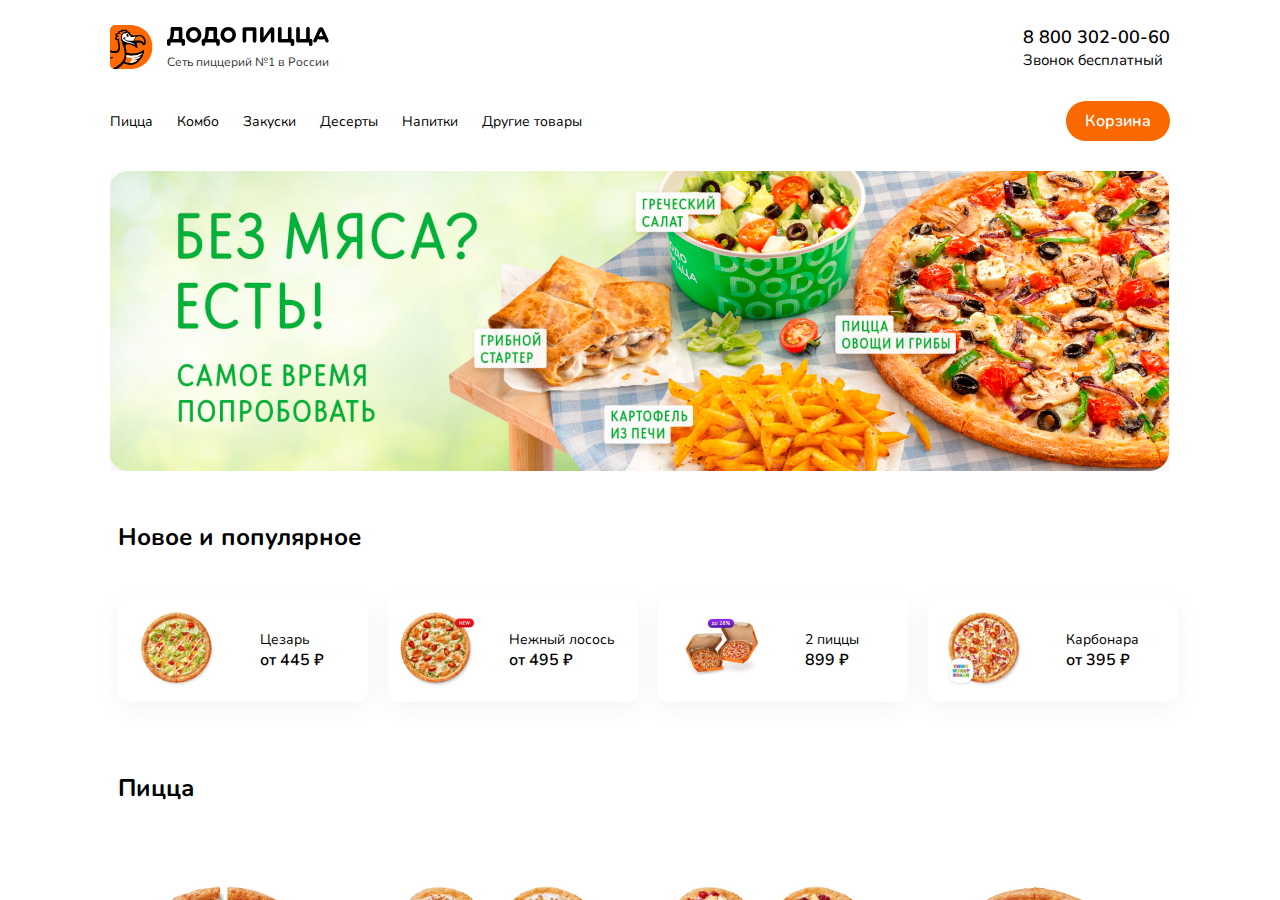
<file: index.html>
<!DOCTYPE html>
<html lang="en">
  <head>
    <meta charset="UTF-8" />
    <meta http-equiv="X-UA-Compatible" content="IE=edge" />
    <meta name="viewport" content="width=device-width, initial-scale=1.0" />
    <link rel="stylesheet" href="/css/style.css" />
    <link rel="stylesheet" href="/css/reset.css" />
    <link rel="preconnect" href="https://fonts.googleapis.com" />
    <link rel="preconnect" href="https://fonts.gstatic.com" crossorigin />
    <link
      href="https://fonts.googleapis.com/css2?family=Cabin:wght@500&family=Dancing+Script:wght@700&family=Nunito&display=swap"
      rel="stylesheet"
    />
    <title>Dodo pizza</title>
  </head>
  <body>
    <div class="wrapper">

       <!-- Шапка сайта -->
      <header class="header">
        <div class="header__dodo">
          <div class="header__logo">
            <picture class="header__image">
               <source media="(max-width:425px)" srcset="/img/header/logo_mini.svg">
              <img src="/img/header/logo.svg" alt="" />
            </picture>
            <h1 class="header__name">ДОДО ПИЦЦА</h1>
            <!-- <img src="/img/header/dodo.svg" alt="" /> -->
            <p class="header__text">Сеть пиццерий №1 в России</p>
          </div>
          <div class="header__calls">
            <a href="tel: +8 800 302-00-60" class="header__number">8 800 302-00-60</a>
            <p class="header__free">Звонок бесплатный</p>
          </div>
        </div>
        <nav class="header__menu">
          <ul class="header__list">
            <li>
              <a href="#" class="header__link">Пицца</a>
            </li>
            <li><a href="#" class="header__link">Комбо</a></li>
            <li><a href="#" class="header__link">Закуски</a></li>
            <li><a href="#" class="header__link">Десерты</a></li>
            <li><a href="#" class="header__link">Напитки</a></li>
            <li><a href="#" class="header__link">Другие товары</a></li>
          </ul>
          <a href="#" class="header__btn"><span>Корзина</span></a>
        </nav>
      </header>
      <!-- шапка сайта -->

      <!-- слайдер -->
      <section class="slids">
            <div class="slider__image-2">
               <img src="/img/slaider/sld_corr.png" width="1060" alt="">
            </div>
      </section>

      <!-- слайдер -->

      <!-- основной контент -->
      <main class="main">
         <section class="new">
            <h1 class="new__title">Новое и популярное</h1>
            <div class="new__items">
               <div class="new__item">
                  <div class="new__image">
                     <img src="/img/new and popular/image 2.png" alt="">
                  </div>
                  <div class="new__about">
                     <p>Цезарь</p>
                     <p class="new__cena">от 445 ₽</p>
                  </div>
               </div>
               <div class="new__item">
                  <div class="new__image">
                     <img src="/img/new and popular/pizza2.png" alt="">
                  </div>
                  <div class="new__about">
                     <p>Нежный лосось</p>
                     <p class="new__cena">от 495 ₽</p>
                  </div>
               </div>
               <div class="new__item">
                  <div class="new__image">
                     <img src="/img/new and popular/kombo1.png" alt="">
                  </div>
                  <div class="new__about">
                     <p>2 пиццы</p>
                     <p class="new__cena">899 ₽</p>
                  </div>
               </div>
               <div class="new__item">
                  <div class="new__image">
                     <img src="/img/new and popular/pizza3.png" alt="">
                  </div>
                  <div class="new__about">
                     <p>Карбонара</p>
                     <p class="new__cena">от 395 ₽</p>
                  </div>
               </div>
            </div>
            <nav class="new__menu">
               <ul class="new__list">
                 <li>
                   <a href="#" class="new__link">Пицца</a>
                 </li>
                 <li><a href="#" class="new__link">Комбо</a></li>
                 <li><a href="#" class="new__link">Закуски</a></li>
                 <li><a href="#" class="new__link">Десерты</a></li>
                 <li><a href="#" class="new__link">Напитки</a></li>
                 <li><a href="#" class="new__link last">Другие товары</a></li>
               </ul>
               <a href="#" class="new__btn"><span>Корзина</span></a>
             </nav>
         </section>
         <section class="pizza">
            <h2 class="pizza__title">Пицца</h2>
            <div class="pizza__items">
               <div class="pizza__item">
                  <div class="pizza__image">
                     <img src="/img/pizza/pizza1.png" alt="">
                  </div>
                  <p class="pizza__subtitle">Пицца из половинок</p>
                  <p class="pizza__sostav">Соберите свою пиццу 35 см с двумя разными вкусами</p>
                  <div class="pizza__pay">
                     <p class="pizza__cena">от 600 ₽</p>
                     <button class="pizza__btn" type="submit">Собрать</button>
                     <button class="pizza__btn-2" type="submit">от 600 ₽</button>
                  </div>
               </div>
               <div class="pizza__item">
                  <div class="pizza__image">
                     <img src="/img/pizza/pizza2.png" alt="">
                  </div>
                  <p class="pizza__subtitle">Пепперони-сердце</p>
                  <p class="pizza__sostav">Пикантная пепперони, моцарелла, томатный соус</p>
                  <div class="pizza__pay">
                     <p class="pizza__cena">от 625 ₽</p>
                     <button class="pizza__btn" type="submit">Выбрать</button>
                     <button class="pizza__btn-2" type="submit">от 625 ₽</button>
                  </div>
               </div>
               <div class="pizza__item">
                  <div class="pizza__image">
                     <img src="/img/pizza/pizza3.png" alt="">
                  </div>
                  <p class="pizza__subtitle">Пирог-сердце</p>
                  <p class="pizza__sostav">Ананасы, брусника, сгущенное молоко</p>
                  <div class="pizza__pay">
                     <p class="pizza__cena">от 625 ₽</p>
                     <button class="pizza__btn" type="submit">Выбрать</button>
                     <button class="pizza__btn-2" type="submit">от 625 ₽</button>
                  </div>
               </div>
               <div class="pizza__item">
                  <div class="pizza__image">
                     <img src="/img/pizza/pizza4.png" alt="">
                  </div>
                  <p class="pizza__subtitle">Чиззи чеддер</p>
                  <p class="pizza__sostav">Ветчина, сыр чеддер, сладкий перец, моцарелла, томатный соус, чеснок, итальянские травы</p>
                  <div class="pizza__pay">
                     <p class="pizza__cena">от 625 ₽</p>
                     <button class="pizza__btn" type="submit">Выбрать</button>
                     <button class="pizza__btn-2" type="submit">от 625 ₽</button>
                  </div>
               </div>
               <div class="pizza__item">
                  <div class="pizza__image">
                     <img src="/img/pizza/pizza5.png" alt="">
                  </div>
                  <p class="pizza__subtitle">Цыпленок блю чиз</p>
                  <p class="pizza__sostav">Цыпленок, сыр блю чиз, томаты, моцарелла, соус альфредо</p>
                  <div class="pizza__pay">
                     <p class="pizza__cena">от 445 ₽</p>
                     <button class="pizza__btn" type="submit">Выбрать</button>
                     <button class="pizza__btn-2" type="submit">от 445 ₽</button>
                  </div>
               </div>
               <div class="pizza__item">
                  <div class="pizza__image">
                     <img src="/img/pizza/pizza6.png" alt="">
                  </div>
                  <p class="pizza__subtitle">Нежный лосось</p>
                  <p class="pizza__sostav">Лосось, томаты черри, соус песто, моцарелла, соус альфредо</p>
                  <div class="pizza__pay">
                     <p class="pizza__cena">от 495 ₽</p>
                     <button class="pizza__btn" type="submit">Выбрать</button>
                     <button class="pizza__btn-2" type="submit">от 495 ₽</button>
                  </div>
               </div>
               <div class="pizza__item">
                  <div class="pizza__image">
                     <img src="/img/pizza/pizza7.png" alt="">
                  </div>
                  <p class="pizza__subtitle">Сырная</p>
                  <p class="pizza__sostav">Увеличенная порция моцареллы, сыры чеддер и пармезан, соус альфредо</p>
                  <div class="pizza__pay">
                     <p class="pizza__cena">от 245 ₽</p>
                     <button class="pizza__btn" type="submit">Выбрать</button>
                     <button class="pizza__btn-2" type="submit">от 245 ₽</button>
                  </div>
               </div>
               <div class="pizza__item">
                  <div class="pizza__image">
                     <img src="/img/pizza/pizza8.png" alt="">
                  </div>
                  <p class="pizza__subtitle">Пепперони фреш</p>
                  <p class="pizza__sostav">Пикантная пепперони, увеличенная порция моцареллы, томаты, томатный соус</p>
                  <div class="pizza__pay">
                     <p class="pizza__cena">от 245 ₽</p>
                     <button class="pizza__btn" type="submit">Выбрать</button>
                     <button class="pizza__btn-2" type="submit">от 245 ₽</button>
                  </div>
               </div>
            </div>
         </section>
         <section class="combo">
            <h2 class="combo__title">Комбо</h2>
            <div class="combo__items">
               <div class="combo__item">
                  <div class="combo__image">
                     <img src="/img/combo/combo1.png" alt="">
                  </div>
                  <p class="combo__subtitle">Комбо за 599 ₽</p>
                  <p class="combo__sostav">Наш хит «Аррива!» или другая пицца 25 см, Додстер, напиток и соус.</p>
                  <div class="combo__pay">
                     <p class="combo__cena">599 ₽</p>
                     <button class="combo__btn" type="submit">Собрать</button>
                     <button class="combo__btn-2" type="submit">599 ₽</button>
                  </div>
               </div>
               <div class="combo__item">
                  <div class="combo__image">
                     <img src="/img/combo/combo2.png" alt="">
                  </div>
                  <p class="combo__subtitle">2 пиццы</p>
                  <p class="combo__sostav">Самое популярное комбо из 2 пицц 30 см. Большой выбор</p>
                  <div class="combo__pay">
                     <p class="combo__cena">899 ₽</p>
                     <button class="combo__btn" type="submit">Собрать</button>
                     <button class="combo__btn-2" type="submit">899 ₽</button>
                  </div>
               </div>
               <div class="combo__item">
                  <div class="combo__image">
                     <img src="/img/combo/combo3.png" alt="">
                  </div>
                  <p class="combo__subtitle">2 пиццы и закуска</p>
                  <p class="combo__sostav">2 пиццы 25 см и закуска на выбор. Для компании из 2–4 человек</p>
                  <div class="combo__pay">
                     <p class="combo__cena">799 ₽</p>
                     <button class="combo__btn" type="submit">Собрать</button>
                     <button class="combo__btn-2" type="submit">799 ₽</button>
                  </div>
               </div>
               <div class="combo__item">
                  <div class="combo__image">
                     <img src="/img/combo/combo4.png" alt="">
                  </div>
                  <p class="combo__subtitle">Пицца и 2 закуски</p>
                  <p class="combo__sostav">Пицца 30 см и 2 закуски на выбор. Для компании из 2–4 человек</p>
                  <div class="combo__pay">
                     <p class="combo__cena">799 ₽</p>
                     <button class="combo__btn" type="submit">Собрать</button>
                     <button class="combo__btn-2" type="submit">799 ₽</button>
                  </div>
               </div>
               <div class="combo__item">
                  <div class="combo__image">
                     <img src="/img/combo/combo5.png" alt="">
                  </div>
                  <p class="combo__subtitle">Комбо за 999 ₽</p>
                  <p class="combo__sostav">3 пиццы 30 см на тонком тесте по суперцене. Выбор пицц ограничен</p>
                  <div class="combo__pay">
                     <p class="combo__cena">999 ₽</p>
                     <button class="combo__btn" type="submit">Собрать</button>
                     <button class="combo__btn-2" type="submit">999 ₽</button>
                  </div>
               </div>
            </div>
         </section>
         <section class="zakuski">
            <h2 class="zakuski__title">Закуски</h2>
            <div class="zakuski__items">
               <div class="zakuski__item">
                  <div class="zakuski__image">
                     <img src="/img/zakuski/zakuska1.png" alt="">
                  </div>
                  <p class="zakuski__subtitle"><span class="nameText">Томатный суп с гренками</span> <img src="/img/zakuski/Томатный суп с гренками 🌱.png" alt=""></p>
                  <p class="zakuski__sostav">Горячий суп с пшеничными гренками на основе фирменного соуса из итальянских томатов</p>
                  <div class="zakuski__pay">
                     <p class="zakuski__cena">99 ₽</p>
                     <button class="zakuski__btn" type="submit">В корзину</button>
                     <button class="zakuski__btn-2" type="submit">99 ₽</button>
                  </div>
               </div>
               <div class="zakuski__item">
                  <div class="zakuski__image">
                     <img src="/img/zakuski/zakuska2.png" alt="">
                  </div>
                  <p class="zakuski__subtitle">Томатный суп с митболами</p>
                  <p class="zakuski__sostav">Горячий суп c митболами из говядины и маслинами на основе фирменного соуса из итальянских томатов</p>
                  <div class="zakuski__pay">
                     <p class="zakuski__cena">149 ₽</p>
                     <button class="zakuski__btn" type="submit">В корзину</button>
                     <button class="zakuski__btn-2" type="submit">149 ₽</button>
                  </div>
               </div>
               <div class="zakuski__item">
                  <div class="zakuski__image">
                     <img src="/img/zakuski/zakuska3.png" alt="">
                  </div>
                  <p class="zakuski__subtitle">Додстер</p>
                  <p class="zakuski__sostav">Легендарная горячая закуска с цыпленком, томатами, моцареллой, соусом ранч в тонкой пшеничной лепешке</p>
                  <div class="zakuski__pay">
                     <p class="zakuski__cena">159 ₽</p>
                     <button class="zakuski__btn" type="submit">В корзину</button>
                     <button class="zakuski__btn-2" type="submit">159 ₽</button>
                  </div>
               </div>
               <div class="zakuski__item">
                  <div class="zakuski__image">
                     <img src="/img/zakuski/zakuska4.png" alt="">
                  </div>
                  <p class="zakuski__subtitle"><span class="nameText">Острый Додстер</span><img src="/img/zakuski/Острый Додстер 🌶️🌶️.png" alt=""></p>
                  <p class="zakuski__sostav">Горячая закуска с острым цыпленком, перцем халапеньо, солеными огурчиками, томатами, моцареллой и соусом барбекю в тонкой пшеничной лепешке</p>
                  <div class="zakuski__pay">
                     <p class="zakuski__cena">159 ₽</p>
                     <button class="zakuski__btn" type="submit">В корзину</button>
                     <button class="zakuski__btn-2" type="submit">159 ₽</button>
                  </div>
               </div>
               <div class="zakuski__item">
                  <div class="zakuski__image">
                     <img src="/img/zakuski/zakuska5.png" alt="">
                  </div>
                  <p class="zakuski__subtitle"><span class="nameText">Додстер Чипотле</span> <img src="/img/zakuski/Додстер Чипотле 🌶️.png" alt=""></p>
                  <p class="zakuski__sostav">Горячая закуска с пикантным соусом чипотле из копченых перчиков, цыпленком, томатами, моцареллой в тонкой пшеничной лепешке</p>
                  <div class="zakuski__pay">
                     <p class="zakuski__cena">159 ₽</p>
                     <button class="zakuski__btn" type="submit">В корзину</button>
                     <button class="zakuski__btn-2" type="submit">159 ₽</button>
                  </div>
               </div>
            </div>
         </section>
         <section class="desserts">
            <h2 class="desserts__title">Десерты</h2>
            <div class="desserts__items">
               <div class="desserts__item">
                  <div class="desserts__image">
                     <img src="/img/desserts/dessert1.png" alt="">
                  </div>
                  <p class="desserts__subtitle">Яблочный пирог</p>
                  <p class="desserts__sostav">Десерт из песочного теста с яблочной начинкой. Может содержать изюм</p>
                  <div class="desserts__pay">
                     <p class="desserts__cena">99 ₽</p>
                     <button class="desserts__btn" type="submit">В корзину</button>
                     <button class="desserts__btn-2" type="submit">99 ₽</button>
                  </div>
               </div>
               <div class="desserts__item">
                  <div class="desserts__image">
                     <img src="/img/desserts/dessert2.png" alt="">
                  </div>
                  <p class="desserts__subtitle">Чизкейк Нью-Йорк</p>
                  <p class="desserts__sostav">Классический американский творожный десерт</p>
                  <div class="desserts__pay">
                     <p class="desserts__cena">149 ₽</p>
                     <button class="desserts__btn" type="submit">В корзину</button>
                     <button class="desserts__btn-2" type="submit">149 ₽</button>
                  </div>
               </div>
               <div class="desserts__item">
                  <div class="desserts__image">
                     <img src="/img/desserts/dessert3.png" alt="">
                  </div>
                  <p class="desserts__subtitle">Фонданы, 2 шт</p>
                  <p class="desserts__sostav">Два десерта с хрустящей корочкой и топлёной шоколадной начинкой</p>
                  <div class="desserts__pay">
                     <p class="desserts__cena">159 ₽</p>
                     <button class="desserts__btn" type="submit">В корзину</button>
                     <button class="desserts__btn-2" type="submit">159 ₽</button>
                  </div>
               </div>
               <div class="desserts__item">
                  <div class="desserts__image">
                     <img src="/img/desserts/dessert4.png" alt="">
                  </div>
                  <p class="desserts__subtitle">Молочный коктейль с печеньем Орео</p>
                  <p class="desserts__sostav">Напиток из молока и мороженого с добавлением дробленого печенья «Орео»</p>
                  <div class="desserts__pay">
                     <p class="desserts__cena">159 ₽</p>
                     <button class="desserts__btn" type="submit">В корзину</button>
                     <button class="desserts__btn-2" type="submit">159 ₽</button>
                  </div>
               </div>
               <div class="desserts__item">
                  <div class="desserts__image">
                     <img src="/img/desserts/dessert5.png" alt="">
                  </div>
                  <p class="desserts__subtitle">Классический молочный коктейль</p>
                  <p class="desserts__sostav">Напиток из молока и мороженого</p>
                  <div class="desserts__pay">
                     <p class="desserts__cena">159 ₽</p>
                     <button class="desserts__btn" type="submit">В корзину</button>
                     <button class="desserts__btn-2" type="submit">159 ₽</button>
                  </div>
               </div>
            </div>
         </section>
         <section class="drinks">
            <h2 class="drinks__title">Напитки</h2>
            <div class="drinks__items">
               <div class="drinks__item">
                  <div class="drinks__image">
                     <img src="/img/drinks/drink1.png" alt="">
                  </div>
                  <p class="drinks__subtitle">2 Coca-Cola по суперцене</p>
                  <p class="drinks__sostav">Две классические Coca-Cola по 0,5 литров по выгодной цене, 0,5 л</p>
                  <div class="drinks__pay">
                     <p class="drinks__cena">99 ₽</p>
                     <button class="drinks__btn" type="submit">В корзину</button>
                     <button class="drinks__btn-2" type="submit">119 ₽</button>
                  </div>
               </div>
               <div class="drinks__item">
                  <div class="drinks__image">
                     <img src="/img/drinks/drink2.png" alt="">
                  </div>
                  <p class="drinks__subtitle">Coca-Cola Orange</p>
                  <p class="drinks__sostav">0,5 л</p>
                  <div class="drinks__pay">
                     <p class="drinks__cena">149 ₽</p>
                     <button class="drinks__btn" type="submit">В корзину</button>
                     <button class="drinks__btn-2" type="submit">95 ₽</button>
                  </div>
               </div>
               <div class="drinks__item">
                  <div class="drinks__image">
                     <img src="/img/drinks/drink3.png" alt="">
                  </div>
                  <p class="drinks__subtitle">Coca-Cola Zero</p>
                  <p class="drinks__sostav">0,5 л</p>
                  <div class="drinks__pay">
                     <p class="drinks__cena">159 ₽</p>
                     <button class="drinks__btn" type="submit">В корзину</button>
                     <button class="drinks__btn-2" type="submit">95 ₽</button>
                  </div>
               </div>
               <div class="drinks__item">
                  <div class="drinks__image">
                     <img src="/img/drinks/drink4.png" alt="">
                  </div>
                  <p class="drinks__subtitle">Coca-Cola</p>
                  <p class="drinks__sostav">0,5 л</p>
                  <div class="drinks__pay">
                     <p class="drinks__cena">159 ₽</p>
                     <button class="drinks__btn" type="submit">В корзину</button>
                     <button class="drinks__btn-2" type="submit">95 ₽</button>
                  </div>
               </div>
               <div class="drinks__item">
                  <div class="drinks__image">
                     <img src="/img/drinks/drink5.png" alt="">
                  </div>
                  <p class="drinks__subtitle">Coca-Cola Vanilla</p>
                  <p class="drinks__sostav">0,5 л</p>
                  <div class="drinks__pay">
                     <p class="drinks__cena">159 ₽</p>
                     <button class="drinks__btn" type="submit">В корзину</button>
                     <button class="drinks__btn-2" type="submit">95 ₽</button>
                  </div>
               </div>
            </div>
         </section>
      </main>
      <!-- основной контент -->

      <!-- попап -->
      <section class="popap" style="display: none;">
         <div class="popap__row">
           <div class="popap__image">
             <img class=""
               src="./img/popap/pizza__main.png" width="372" height="372"
               alt=""
             />
           </div>
           <div class="popap__select">
             <div class="select__row">
               <div class="select__title">
                 <p class="select__name">Чиззи чеддер</p>
                 <p class="select__about">30 см, традиционное тесто, 480 г</p>
                 <div class="select__composition">
                   <button class="select__buttons">Ветчина</button> <img class="bb" src="/img/popap/delete.svg" alt="">, сыр чеддер, <button class="select__buttons">сладкий перец</button> <img src="/img/popap/delete.svg" alt="">, моцарелла, томатный соус, <button class="select__buttons">чеснок</button> <img src="/img/popap/delete.svg" alt="">, 
                   <button class="select__buttons">итальянские травы</button> <img src="/img/popap/delete.svg" alt="">
                 </div>
               </div>
             </div>
             <div class="select__dough">
               <div class="select__size">
                  <input type="radio" id="little" name="size" value="little"/>
                  <label for="little">Маленькая</label>
               </div>
               <div class="select__size">
                  <input type="radio" id="middle" name="size" value="middle"/>
                  <label for="middle">Средняя</label>
               </div>
               <div class="select__size">
                  <input checked type="radio" id="big" name="size" value="big"/>
                  <label for="big">Большая</label>
               </div>
             </div>
             <div class="select__second">
               <div class="select__model">
                  <input checked type="radio" id="traditional" name="model" value="traditional"/>
                  <label for="traditional">Традиционное</label>
               </div>
               <div class="select__model">
                  <input type="radio" id="thin" name="model" value="thin"/>
                  <label for="thin">Тонкое</label>
               </div>
             </div>
             <div class="select__add">
               <p class="select__sub">Добавить в пиццу</p>
               <div class="add__row">
                 <div class="add__item">
                   <div class="add__image">
                     <img src="/img/popap/chees.png" alt="" />
                   </div>
                   <p class="add__name">Сырный бортик</p>
                   <p class="add__cena">599 ₽</p>
                 </div>
                 <div class="add__item">
                  <div class="add__image">
                    <img src="/img/popap/mashroom.png" alt="" />
                  </div>
                  <p class="add__name">Шампиньоны</p>
                  <p class="add__cena">39 ₽</p>
                </div>
                <div class="add__item">
                  <div class="add__image">
                    <img src="/img/popap/chiken.png" alt="" />
                  </div>
                  <p class="add__name">Цыпленок</p>
                  <p class="add__cena">59 ₽</p>
                </div>
                <div class="add__item">
                  <div class="add__image">
                    <img src="/img/popap/ch__white.png" alt="" />
                  </div>
                  <p class="add__name">Брынза</p>
                  <p class="add__cena">59 ₽</p>
                </div>
                <div class="add__item">
                  <div class="add__image">
                    <img src="/img/popap/cucumber.png" alt="" />
                  </div>
                  <p class="add__name">Перец</p>
                  <p class="add__cena">59 ₽</p>
                </div>
                <div class="add__item">
                  <div class="add__image">
                    <img src="/img/popap/meat.png" alt="" />
                  </div>
                  <p class="add__name">Мясо</p>
                  <p class="add__cena">69 ₽</p>
                </div>
               </div>
             </div>
             <div class="select__btn">
                <button class="select__subt" type="submit">Добавить в корзину за 625 ₽</button>
             </div>
           </div>
         </div>
      </section>
       <!-- попап -->

      <!-- подвал -->
      <footer class="footer">

         <!-- верхняя часть подвала -->
         <div class="footer__top">
            <div class="footer__menu">    <!-- контейнер для списков, левая часть -->

               <div class="footer__items">    <!-- 1 список -->
                  <p class="items__title">Додо Пицца</р>
                  <ul class="items__list">
                     <li><a href="#" class="items__link">О нас</a></li>
                     <li><a href="#" class="items__link">Додо-книга</a></li>
                     <li><a href="#" class="items__link">Блог «Сила ума»</a></li>
                     <li><a href="#" class="items__link">Додо ИС</a></li>
                  </ul>
               </div>
               <div class="footer__items">
                  <p class="items__title">Работа</p>
                  <ul class="items__list">
                     <li><a href="#" class="items__link">В пиццерии</a></li>
                     <li class="items__text"><a href="#" class="items__link">В контакт-<br>центре</a></li>
                  </ul>
               </div>
               <div class="footer__items">
                  <p class="items__title">Партнерам</p>
                  <ul class="items__list">
                     <li><a href="#" class="items__link">Франшиза</a></li>
                     <li><a href="#" class="items__link">Инвестиции</a></li>
                     <li><a href="#" class="items__link">Поставщикам</a></li>
                     <li class="items__text"><a href="#" class="items__link">Предложить помещение</a></li>
                  </ul>
               </div>
               <div class="footer__items">
                  <p class="items__title">Это интересно</p>
                  <ul class="items__list">
                     <li class="items__text text"><a href="#" class="items__link">Экскурсии и мастер-классы</a></li>
                     <li class="items__text"><a href="#" class="items__link">Корпоративные заказы</a></li>
                  </ul>
               </div>
            </div>

            <div class="footer__about"> <!-- 2 контейнер, правая часть -->
               <div class="footer__apps"> <!-- элемент контейнера -->
                  <a href="#" class="footer__btn">
                     <img src="/img/footer/google.png" alt="">
                  </a>
                  <a href="#" class="footer__btn">
                     <img src="/img/footer/app.png" alt="">
                  </a>
               </div>
               <div>
                  <a class="footer__tel" href="tel: +88003020060">8-800-302-00-60</a>
                  <p class="footer__call">Звонок бесплатный</p>
               </div>
               <a class="footer__mail" href="mailto:feedback@dodopizza.com">feedback@dodopizza.com</a>
            </div>
         </div>
         <!-- верхняя часть подвала -->

         <!-- средняя часть подвала -->
         <div class="footer__body">
            <div class="body__money">
               <p class="body__title">1 396 362 874 ₽</p>
               <p class="body__text">Выручка российской сети в этом месяце. В прошлом — 2 460 305 416 ₽</p>
            </div>
            <div class="body__pizzerias">
               <p class="body__title">688 пиццерий</p>
               <p class="body__text">в 14 странах, включая Китай, США и Великобританию</p>
            </div>
         </div>
         <!-- средняя часть подвала -->

         <!-- нижняя часть подвала -->
         <div class="footer__info"> 
            <div class="info__dodo">
               <img src="/img/footer/footer_dodo.png" alt="">
               <p class="info__title">© 2021</p>
            </div>
            <div class="info__help">
               <p class="info__title"><a href="#">Правовая информация</a></p>
               <p class="info__title info"><a href="#">Калорийность и состав</a></p>
               <p class="info__title"><a href="#">Помощь</a></p>
            </div>
            <div class="info__social">
               <!-- <img src="/img/footer/Соц сети.png" alt=""> -->
               <a href="#">
                  <img src="/img/footer/face.png" alt="">
               </a>
               <a href="#">
                  <img src="/img/footer/inst.png" alt="">
               </a>
               <a href="#">
                  <img src="/img/footer/ok.png" alt="">
               </a>
               <a href="#">
                  <img src="/img/footer/vk.png" alt="">
               </a>
               <a href="#">
                  <img src="/img/footer/youtube.png" alt="">
               </a>
            </div>
         </div>
         <!-- нижняя часть подвала -->

      </footer>
      <!-- подвал -->
    </div>
  </body>
</html>
</file>
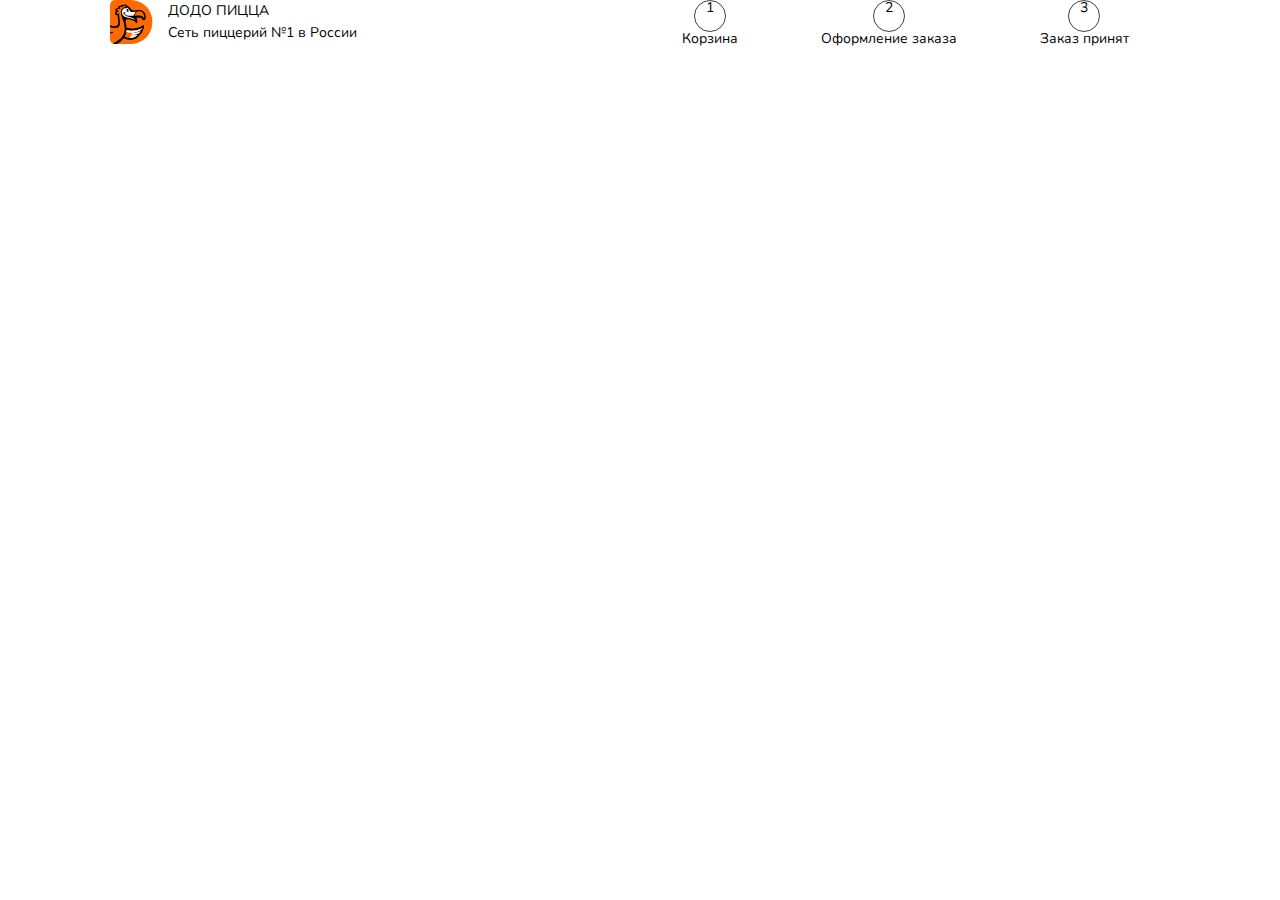
<file: basket_1.html>
<!DOCTYPE html>
<html lang="en">
  <head>
    <meta charset="UTF-8" />
    <meta http-equiv="X-UA-Compatible" content="IE=edge" />
    <meta name="viewport" content="width=device-width, initial-scale=1.0" />
    <link rel="stylesheet" href="/css/popap.css" />
    <link rel="stylesheet" href="/css/step_1.css" />
    <link rel="stylesheet" href="/css/reset.css" />
    <link rel="preconnect" href="https://fonts.googleapis.com" />
    <link rel="preconnect" href="https://fonts.gstatic.com" crossorigin />
    <link
      href="https://fonts.googleapis.com/css2?family=Cabin:wght@500&family=Dancing+Script:wght@700&family=Nunito&display=swap"
      rel="stylesheet"
    />
    <title>Dodo pizza</title>
  </head>
  <body>
    <div class="basket">
      <header class="header">
        <div class="header__top">
          <div class="header__logo">
            <picture class="header__image">
              <source
                media="(max-width:425px)"
                srcset="/img/header/logo_mini.svg"
              />
              <img src="/img/header/logo.svg" alt="" />
            </picture>
            <h1 class="header__name">ДОДО ПИЦЦА</h1>
            <!-- <img src="/img/header/dodo.svg" alt="" /> -->
            <p class="header__text">Сеть пиццерий №1 в России</p>
          </div>
          <div class="header__basket">
            <div class="header__step">1</div>
            <p>Корзина</p>
            <!-- <div class="header__border"></div> -->
            <div class="header__step">2</div>
            <p>Оформление заказа</p>
            <div class="header__step">3</div>
            <p>Заказ принят</p>
          </div>
        </div>
      </header>
      <main class="main"></main>
      <footer class="footer"></footer>
    </div>
  </body>
</html>
</file>
<file: css/style.css>
/* font-family: "Cabin", sans-serif;
font-family: "Dancing Script", cursive;
font-family: "Nunito", sans-serif; */
@import url("/css/slaids.css");
@import url("/css/header.css");
@import url("/css/main.css");
@import url("/css/footer.css");
@import url("/css/popap.css");

html {
  scroll-behavior: smooth; /*плавная прокрутка*/
}

.wrapper {
  overflow-x: hidden;
  padding: 25px 0 0 0;
  color: #000000;
  font-family: "Nunito", Arial, Helvetica, sans-serif;
  height: 100%;
  display: grid;
  grid-template: minmax(auto, 116px) minmax(auto, 400px) 1fr minmax(auto, 580px) / 1fr;
  grid-template-areas:
    "header"
    "slids"
    "main"
    "footer";
}

@media (max-width: 900px) {
  .wrapper {
    grid-template: minmax(auto, 116px) minmax(auto, 400px) 1fr auto / 1fr;
    grid-template-areas:
      "header"
      "slids"
      "main"
      "footer";
  }
}
@media (max-width: 959px) and (min-width: 555px) {
  .wrapper {
    grid-template: minmax(auto, 116px) minmax(auto, 400px) 1fr auto / 1fr;
    grid-template-areas:
      "header"
      "slids"
      "main"
      "footer";
  }
}
@media (max-width: 597px) {
  .wrapper {
    grid-template: minmax(auto, 116px) minmax(auto, 400px) 1fr 1000px / 1fr;
    grid-template-areas:
      "header"
      "slids"
      "main"
      "footer";
  }
}
</file>
<file: css/popap.css>
.popap {
  display: flex;
  flex-direction: column;
  position: fixed;
  top: 0;
  width: 100%;
  height: 100%;
  font-family: "Nunito", Arial, Helvetica, sans-serif;
  background-color: rgb(0%, 0%, 0%, 0.7);
  color: #000000;
  z-index: 444;
}
.popap__row {
  padding: 0 0 0 38px;
  display: flex;
  margin: auto;
  max-width: 920px;
  max-height: 610px;
  border-radius: 20px;
  box-shadow: 0px 6px 55px rgba(0, 0, 0, 0.1);
  background-color: #ffffff;
  justify-content: space-between;
}

.popap__image {
  padding: 30px 0px;
  display: flex;
  flex-basis: 458px;
  text-align: center;
  border-radius: 50%;
  align-self: center;
  justify-content: center;
  position: relative;
}
.popap__image::before {
  position: absolute;
  top: 48%;
  left: 47%;
  transform: translate(-50%, -50%);
  content: "";
  border: 2px dashed #a7a7a7;
  width: 458px;
  height: 458px;
  border-radius: 50%;
}
.popap__image img {
  height: auto;
}
.popap__select {
  border-radius: 20px;
  padding: 30px;
  background: #fcfcfc;
  display: flex;
  flex-direction: column;
  flex: 0 1 380px;
}
.select__row {
  display: flex;
}
.select__title {
  flex: 0 0 265px;
  font-weight: 600;
  font-size: 24px;
  line-height: 33px;
}
.select__name {
  font-weight: 600;
  font-size: 24px;
  line-height: 33px;
  color: #000000;
}
.select__about {
  margin: 3px 0 11px 0;
  font-size: 14px;
  line-height: 19px;
  color: #73798c;
}
.select__composition {
  font-weight: 300;
  cursor: pointer;
  font-size: 13px;
  line-height: 15px;
  color: #4d4d4d;
}

.select__buttons {
  background: #fcfcfc;
  display: inline-block;
  /* position: relative; */
  font-size: 13px;
  line-height: 15px;
  color: #4d4d4d;
  border-bottom: 1px dashed #72788b;
}

.select__buttons:checked {
  text-decoration: line-through;
}

/*  */
.select__dough {
  margin: 20px 0 12px 0;
  display: block;
  background: #f3f3f7;
  padding: 2px 0;
  width: 320px;
  border-radius: 20px;
}

.select__size {
  display: inline-block;
  width: 32.3%;
  text-align: center;
}

input[type="radio"] {
  display: none;
}

label {
  display: inline-block;
  cursor: pointer;
  width: 100%;
  padding: 8px;
  font-size: 12px;
  line-height: 16px;
  user-select: none;
  border-radius: 20px;
}

input[type="radio"]:checked + label {
  border-radius: 20px;
  box-shadow: 0px 3px 15px rgba(6, 5, 50, 0.05);
  background: #fff;
}

label:hover {
  background: #fff;
  box-shadow: 0px 3px 15px rgba(6, 5, 50, 0.05);
}

.select__second {
  display: block;
  width: 320px;
  background: #f3f3f7;
  border-radius: 20px;
  padding: 2px 0;
  margin-bottom: 19px;
}
.select__model {
  display: inline-block;
  width: 49%;
  text-align: center;
}
/*  */

.select__add {
  display: flex;
  flex-direction: column;
  overflow-y: scroll;
}
.select__add::-webkit-scrollbar {
  display: none;
}
.select__sub {
  font-weight: 600;
  font-size: 16px;
  line-height: 22px;
  margin-bottom: 11px;
}
.add__row {
  display: flex;
  flex-wrap: wrap;
  gap: 10px;
  justify-content: center;
}
.add__item {
  display: flex;
  flex-direction: column;
  flex: 0 1 31%;
  cursor: pointer;
  border-radius: 12px;
  background: #ffffff;
  box-shadow: 0px 4px 20px rgba(6, 5, 50, 0.05);
  text-align: center;
}
.add__image {
  flex: 0 0 84px;
}
.add__name {
  flex: 0 1 60px;
}
.add__cena {
  margin: 0px 0 10px 0;
}

.select__subt {
  width: 320px;
  display: inline-block;
  z-index: 440;
  background: #f96900;
  border-radius: 20px;
  padding: 13px;
  font-weight: 600;
  font-size: 16px;
  line-height: 22px;
  color: #ffffff;
}
</file>
<file: css/step_1.css>
html {
  scroll-behavior: smooth; /*плавная прокрутка*/
}

.basket {
  height: 100%;
  color: #000000;
  font-family: "Nunito", Arial, Helvetica, sans-serif;
  display: grid;
  grid-template: minmax(auto, 100px) 1fr minmax(auto, 266px) / 1fr;
  grid-template-areas:
    "header"
    "main"
    "footer";
}

.header {
  display: grid;
  grid-area: header;
  grid-template-columns: 1fr minmax(auto, 1060px) 1fr;
}

.header__top {
  display: grid;
  grid-column: 2 / 3;
  grid-template: 44px / 1fr 1fr;
}
.header__logo {
  display: grid;
  /* grid-auto-flow: column; */
  grid-template-columns: 43px 1fr;
  grid-template-rows: 1fr 1fr;
  column-gap: 15px;
  align-self: center;
}
.header__image {
  grid-row: span 2;
}
.header__name {
  align-self: center;
}
.header__text {
  align-self: center;
}
.header__basket {
  display: grid;
  grid-auto-flow: column;
  /* justify-content: center; */
}
.header__step {
  justify-self: center;
  text-align: center;
  width: 32px;
  height: 32px;
  border: 1px solid #424242;
  border-radius: 50%;
}
.header__border {
}
.header__basket p {
  justify-self: center;
  grid-row: 2 / 3;
}

.main {
  display: grid;
  grid-area: main;
}

.footer {
  display: grid;
  grid-area: footer;
}
</file>
